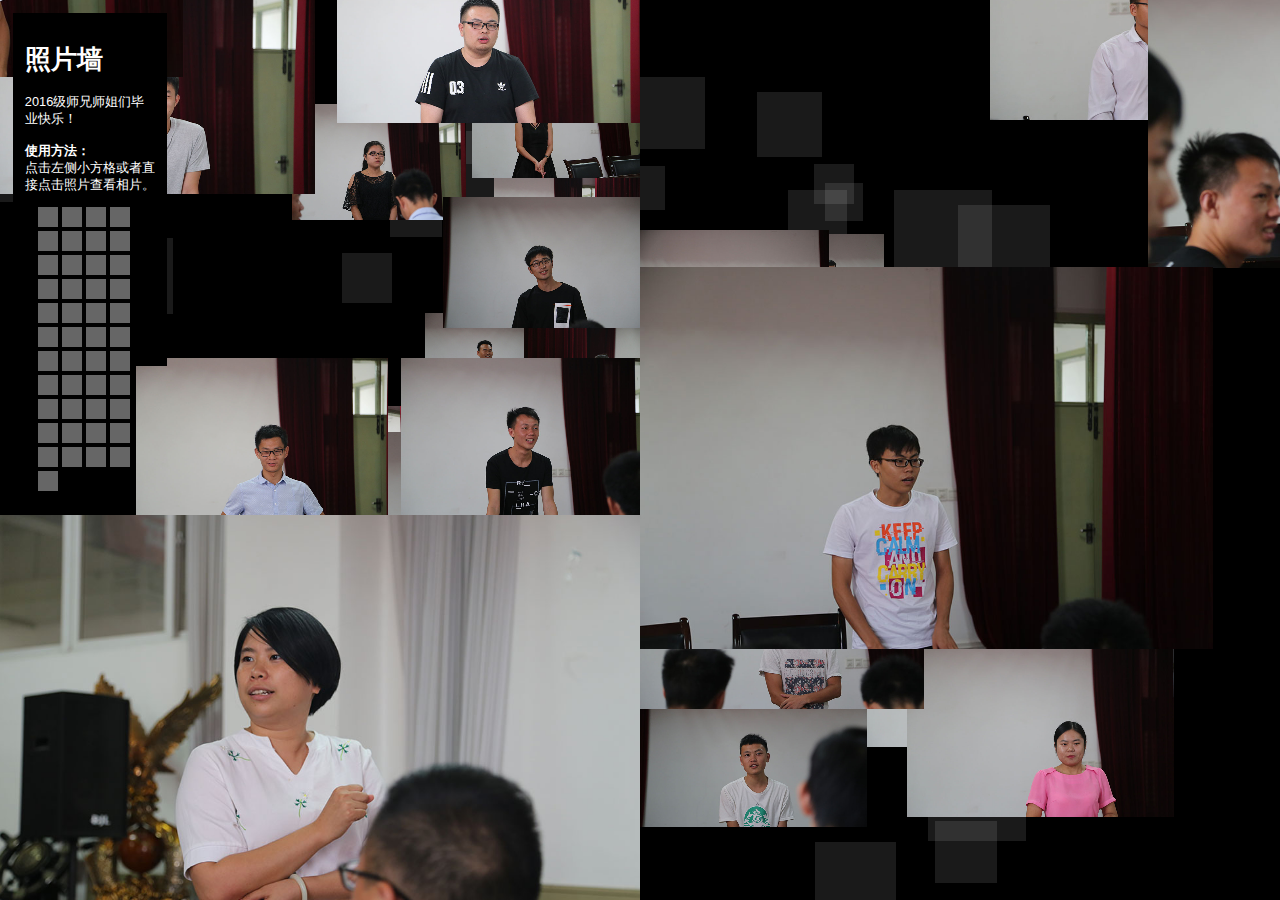
<file: JX2016/index.html>
<!DOCTYPE html PUBLIC "-//W3C//DTD XHTML 1.0 Transitional//EN" "http://www.w3.org/TR/xhtml1/DTD/xhtml1-transitional.dtd">
<html xmlns="http://www.w3.org/1999/xhtml">
<head>
<meta http-equiv="Content-Type" content="text/html; charset=utf-8" />
<title>2016级研究生毕业照片墙 </title>

<meta http-equiv="imagetoolbar" content="no">
<style type="text/css">
	html {
		overflow: hidden;
	}
	body {
		position: absolute;
		margin: 0px;
		padding: 0px;
		background: #eee;
		width: 100%;
		height: 100%;
		color: #fff;
		font-family: arial;
		font-size: 0.8em;
	}
	#screen {
		position: absolute;
		width: 100%;
		height: 100%;
		background: #000;
		overflow: hidden;
	}
	#screen img, canvas { 
		position: absolute;
		left: -9999px;
		cursor: pointer;
        image-rendering: optimizeSpeed;

	}
	#screen .href {
		border: #FFF dotted 1px;
	}
	#screen .fog { 
		position: absolute;
		background: #fff;
		opacity: 0.1;
		filter: alpha(opacity=10);
	}
	#command {
		position:absolute;
		left: 1em;
		top: 1em;
		width: 130px;
		z-index: 30000;
		background:#000;
		border: #000 solid 1em;
	}
	#bar {
		position:relative;
		left: 1em;
		top: 1em;
		height: 160px;
	}
	#bar .button { 
		position: absolute;
		background: #222;
		width: 20px;
		height: 20px;
		cursor: pointer;
	}
	#bar .loaded { 
		background: #666;
	}
	#bar .viewed { 
		background: #fff;
	}
	#bar .selected { 
		background: #f00;
	}
	#urlInfo {
		position: absolute;
		background: url(images/r.gif) no-repeat 0 4px;
		visibility: hidden;
		z-index: 30000;
		padding-left: 12px;
		cursor: pointer;
	}
	audio{
             display: none;
         }
</style>

<script type="text/javascript">
// =============================================================
//           ===== 3D gallery experiment =====
// script written by Gerard Ferrandez - April 5, 2010
// http://www.dhteumeuleu.com
// use under a CC-BY-NC license
// -------------------------------------------------------------
// update: April 17 : added hyperlinks, tweaked z-index
// =============================================================

var m3D = function () {
	/* ---- private vars ---- */
	var diapo = [],
		imb,
		scr,
		bar,
		selected,
		urlInfo,
		imagesPath = "images/",
		camera = {x:0, y:0, z:-650, s:0, fov: 500},
		nw = 0,
		nh = 0;
	/* ==== camera tween methods ==== */
	camera.setTarget = function (c0, t1, p) {
		if (Math.abs(t1 - c0) > .1) {
			camera.s = 1;
			camera.p = 0;
			camera.d = t1 - c0;
			if (p) {
				camera.d *= 2;
				camera.p = 9;
			}
		}
	}
	camera.tween = function (v) {
		if (camera.s != 0) {
			camera.p += camera.s;
			camera[v] += camera.d * camera.p * .01;
			if (camera.p == 10) camera.s = -1;
			else if (camera.p == 0) camera.s = 0;
		}
		return camera.s;
	}
	/* ==== diapo constructor ==== */
	var Diapo = function (n, img, x, y, z) {
		if (img) {
			this.url = img.url;
			this.title = img.title;
			this.color = img.color;
			this.isLoaded = false;
			if (document.createElement("canvas").getContext) {
				/* ---- using canvas in place of images (performance trick) ---- */
				this.srcImg = new Image();
				this.srcImg.src = imagesPath + img.src;
				this.img = document.createElement("canvas");
				this.canvas = true;
				scr.appendChild(this.img);
			} else {
				/* ---- normal image ---- */
				this.img = document.createElement('img');
				this.img.src = imagesPath + img.src;
				scr.appendChild(this.img);
			}
			/* ---- on click event ---- */
			this.img.onclick = function () {
				if (camera.s) return;
				if (this.diapo.isLoaded) {
					if (this.diapo.urlActive) {
						/* ---- jump hyperlink ---- */
						top.location.href = this.diapo.url;
					} else {
						/* ---- target positions ---- */
						camera.tz = this.diapo.z - camera.fov;
						camera.tx = this.diapo.x;
						camera.ty = this.diapo.y;
						/* ---- disable previously selected img ---- */
						if (selected) {
							selected.but.className = "button viewed";
							selected.img.className = "";
							selected.img.style.cursor = "pointer";
							selected.urlActive = false;
							urlInfo.style.visibility = "hidden";
						}
						/* ---- select current img ---- */
						this.diapo.but.className = "button selected";
						interpolation(false);
						selected = this.diapo;
					}
				}
			}
			/* ---- command bar buttons ---- */
			this.but = document.createElement('div');
			this.but.className = "button";
			bar.appendChild(this.but);
			this.but.diapo = this;
			this.but.style.left = Math.round((this.but.offsetWidth  * 1.2) * (n % 4)) + 'px';
			this.but.style.top  = Math.round((this.but.offsetHeight * 1.2) * Math.floor(n / 4)) + 'px';
			this.but.onclick = this.img.onclick;
			imb = this.img;
			this.img.diapo = this;
			this.zi = 25000;
		} else {
			/* ---- transparent div ---- */
			this.img = document.createElement('div');
			this.isLoaded = true;
			this.img.className = "fog";
			scr.appendChild(this.img);
			this.w = 300;
			this.h = 300;
			this.zi = 15000;
		}
		/* ---- object variables ---- */
		this.x = x;
		this.y = y;
		this.z = z;
		this.css = this.img.style;
	}
	/* ==== main 3D animation ==== */
	Diapo.prototype.anim = function () {
		if (this.isLoaded) {
			/* ---- 3D to 2D projection ---- */
			var x = this.x - camera.x;
			var y = this.y - camera.y;
			var z = this.z - camera.z;
			if (z < 20) z += 5000;
			var p = camera.fov / z;
			var w = this.w * p;
			var h = this.h * p;
			/* ---- HTML rendering ---- */
			this.css.left   = Math.round(nw + x * p - w * .5) + 'px';
			this.css.top    = Math.round(nh + y * p - h * .5) + 'px';  
			this.css.width  = Math.round(w) + 'px';
			this.css.height = Math.round(h) + 'px';
			this.css.zIndex = this.zi - Math.round(z);
		} else {
			/* ---- image is loaded? ---- */
			this.isLoaded = this.loading();
		}
	}
	/* ==== onload initialization ==== */
	Diapo.prototype.loading = function () {
		if ((this.canvas && this.srcImg.complete) || this.img.complete) {
			if (this.canvas) {
				/* ---- canvas version ---- */
				this.w = this.srcImg.width;
				this.h = this.srcImg.height;
				this.img.width = this.w;
				this.img.height = this.h;
				var context = this.img.getContext("2d");
				context.drawImage(this.srcImg, 0, 0, this.w, this.h);
			} else {
				/* ---- plain image version ---- */
				this.w = this.img.width;
				this.h = this.img.height;
			}
			/* ---- button loaded ---- */
			this.but.className += " loaded";
			return true;
		}
		return false;
	}
	////////////////////////////////////////////////////////////////////////////
	/* ==== screen dimensions ==== */
	var resize = function () {
		nw = scr.offsetWidth * .5;
		nh = scr.offsetHeight * .5;
	}
	/* ==== disable interpolation during animation ==== */
	var interpolation = function (bicubic) {
		var i = 0, o;
		while( o = diapo[i++] ) {
			if (o.but) {
				o.css.msInterpolationMode = bicubic ? 'bicubic' : 'nearest-neighbor'; // makes IE8 happy
				o.css.imageRendering = bicubic ? 'optimizeQuality' : 'optimizeSpeed'; // does not really work...
			}
		}
	}
	/* ==== init script ==== */
	var init = function (data) {
		/* ---- containers ---- */
		scr = document.getElementById("screen");
		bar = document.getElementById("bar");
		urlInfo = document.getElementById("urlInfo");
		resize();
		/* ---- loading images ---- */
		var i = 0, 
		    o,
			n = data.length;
		while( o = data[i++] ) {
			/* ---- images ---- */
			var x = 1000 * ((i % 4) - 1.5);
			var y = Math.round(Math.random() * 4000) - 2000;
			var z = i * (5000 / n);
			diapo.push( new Diapo(i - 1, o, x, y, z));
			/* ---- transparent frames ---- */
			var k = diapo.length - 1;
			for (var j = 0; j < 3; j++) {
				var x = Math.round(Math.random() * 4000) - 2000;
				var y = Math.round(Math.random() * 4000) - 2000;
				diapo.push( new Diapo(k, null, x, y, z + 100));
			}
		}
		/* ---- start engine ---- */
		run();
	}
	////////////////////////////////////////////////////////////////////////////
	/* ==== main loop ==== */
	var run = function () {
		/* ---- x axis move ---- */
		if (camera.tx) {
			if (!camera.s) camera.setTarget(camera.x, camera.tx);
			var m = camera.tween('x');
			if (!m) camera.tx = 0;
		/* ---- y axis move ---- */
		} else if (camera.ty) {
			if (!camera.s) camera.setTarget(camera.y, camera.ty); 
			var m = camera.tween('y');
			if (!m) camera.ty = 0;
		/* ---- z axis move ---- */
		} else if (camera.tz) {
			if (!camera.s) camera.setTarget(camera.z, camera.tz);
			var m = camera.tween('z');
			if (!m) {
				/* ---- animation end ---- */
				camera.tz = 0;
				interpolation(true);
				/* ---- activate hyperlink ---- */
				if (selected.url) {
					selected.img.style.cursor = "pointer";
					selected.urlActive = true;
					selected.img.className = "href";
					urlInfo.diapo = selected;
					urlInfo.onclick = selected.img.onclick;
					urlInfo.innerHTML = selected.title || selected.url;
					urlInfo.style.visibility = "visible";
					urlInfo.style.color = selected.color || "#fff";
					urlInfo.style.top = Math.round(selected.img.offsetTop + selected.img.offsetHeight - urlInfo.offsetHeight - 5) + "px";
					urlInfo.style.left = Math.round(selected.img.offsetLeft + selected.img.offsetWidth - urlInfo.offsetWidth - 5) + "px";
				} else {
					selected.img.style.cursor = "default";
				}
			}
		}
		/* ---- anim images ---- */
		var i = 0, o;
		while( o = diapo[i++] ) o.anim();
		/* ---- loop ---- */
		setTimeout(run, 32);
	}
	return {
		////////////////////////////////////////////////////////////////////////////
		/* ==== initialize script ==== */
		init : init
	}
}();

</script>
</head>

<body>
<div id="screen">
	<div id="command">

		<h1>照片墙</h1>
		 2016级师兄师姐们毕业快乐！
		 <br/>
		 <br/>
		 <b>使用方法：</b><br/>
		 点击左侧小方格或者直接点击照片查看相片。
		<div id="bar"></div>
	</div>
	<div id="urlInfo"></div>
</div>
<audio autoplay="autoplay" controls="controls"loop="loop" preload="auto"
src="https://m10.music.126.net/20190511155219/b70ed4637c7670764be81735f1d67117/ymusic/9df9/29eb/f4c3/7c582a78e1af4013c8676166e6b05bec.mp3">
你的浏览器版本太低，不支持audio标签
</audio>

<script type="text/javascript">
/* ==== start script ==== */
setTimeout(function() {
	m3D.init(
		[ 
			{ src: 'img (1).jpg' },
			{ src: 'img (2).jpg' },
			{ src: 'img (3).jpg' },
			{ src: 'img (4).jpg' },
			{ src: 'img (5).jpg' },
			{ src: 'img (6).jpg' },
			{ src: 'img (7).jpg' },
			{ src: 'img (8).jpg' },
			{ src: 'img (9).jpg' },
			{ src: 'img (10).jpg' },
			{ src: 'img (11).jpg' },
			{ src: 'img (12).jpg' },
			{ src: 'img (13).jpg' },
			{ src: 'img (14).jpg' },
			{ src: 'img (15).jpg' },
			{ src: 'img (16).jpg' },
			{ src: 'img (17).jpg' },
			{ src: 'img (18).jpg' },
			{ src: 'img (19).jpg' },
			{ src: 'img (20).jpg' },
			{ src: 'img (21).jpg' },
			{ src: 'img (22).jpg' },
			{ src: 'img (23).jpg' },
			{ src: 'img (24).jpg' },
			{ src: 'img (25).jpg' },
			{ src: 'img (26).jpg' },
			{ src: 'img (27).jpg' },
			{ src: 'img (28).jpg' },
			{ src: 'img (29).jpg' },
			{ src: 'img (30).jpg' },
			{ src: 'img (31).jpg' },
			{ src: 'img (32).jpg' },
			{ src: 'img (33).jpg' },
			{ src: 'img (34).jpg' },
			{ src: 'img (35).jpg' },
			{ src: 'img (36).jpg' },
			{ src: 'img (37).jpg' },
			{ src: 'img (38).jpg' },
			{ src: 'img (39).jpg' },
			{ src: 'img (40).jpg' },
			{ src: 'img (41).jpg' },
			{ src: 'img (42).jpg' },
			{ src: 'img (43).jpg' },
			{ src: 'img (44).jpg' },
			{ src: 'img (45).jpg' }
		]
	);
}, 500);
</script>
</body>
</html>
</file>
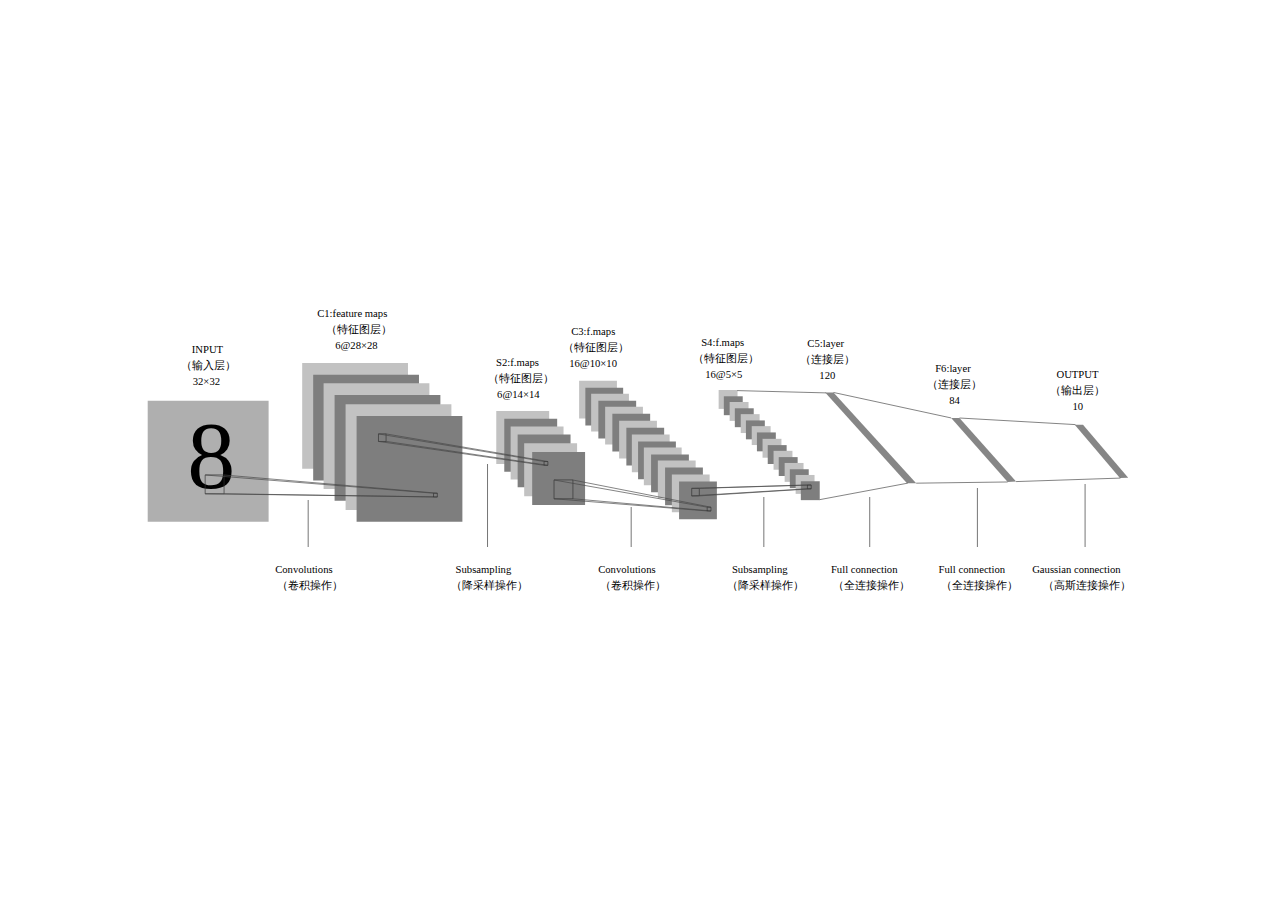
<file: LeNet-5.html>
<!DOCTYPE html PUBLIC "-//W3C//DTD XHTML 1.0 Transitional//EN" "http://www.w3.org/TR/xhtml1/DTD/xhtml1-transitional.dtd">
<html xmlns="http://www.w3.org/1999/xhtml">
<head>
<meta http-equiv="Content-Type" content="text/html; charset=utf-8" />
<title>LeNet-5</title>
<style>
 * {
 padding: 0;
 margin: 0;
        }
 body {
position: absolute;
left: 0;
right: 0;
top: 0;
bottom: 0;
display: flex;
align-items: center; 
justify-content: center;
        }
.content{
 margin: auto;
}

</style>
</head>
<body>
<div class="content">
  <svg xmlns="http://www.w3.org/2000/svg" xmlns:ev="http://www.w3.org/2001/xml-events" width="1133" height="804" viewBox="0 0 1133 804" xmlns:xlink="http://www.w3.org/1999/xlink">
    <style type="text/css">
<![CDATA[
.st1 {fill:#000000;font-family:Mistral;font-size:72pt}
.st2 {fill:#000000;font-family:微软雅黑;font-size:8pt}
]]>
</style>
    <defs/>
    <g transform="translate(5,5)" id="page1">
      <rect y="0" width="1123"  height="794" fill="#ffffff" x="0"/>
      <g transform="translate(68.71,243)">
        <g transform="translate(-0,104.86)">
          <path d="M0,0L120.9,0L120.9,120.9L0,120.9L0,0z" fill="#afafaf" id="shape1"/>
          <g transform="translate(22.47,2.47)" id="shape2">
            <text class="st1">
              <tspan y="84.5" x="17">8</tspan>
            </text>
          </g>
        </g>
        <g transform="translate(154.47,66.98)">
          <g transform="translate(-0,-0)">
            <path d="M0,0L105.8,0L105.8,105.8L0,105.8L0,0z" fill="#c2c2c2" id="shape3"/>
          </g>
          <g transform="translate(11,11.83)">
            <path d="M0,0L105.8,0L105.8,105.8L0,105.8L0,0z" fill="#7e7e7e" id="shape4"/>
          </g>
          <g transform="translate(21.41,20.17)">
            <path d="M0,0L105.8,0L105.8,105.8L0,105.8L0,0z" fill="#c2c2c2" id="shape5"/>
          </g>
          <g transform="translate(32.41,32)">
            <path d="M0,0L105.8,0L105.8,105.8L0,105.8L0,0z" fill="#7e7e7e" id="shape6"/>
          </g>
          <g transform="translate(43.41,41.17)">
            <path d="M0,0L105.8,0L105.8,105.8L0,105.8L0,0z" fill="#c2c2c2" id="shape7"/>
          </g>
          <g transform="translate(54.41,53)">
            <path d="M0,0L105.8,0L105.8,105.8L0,105.8L0,0z" fill="#7e7e7e" id="shape8"/>
          </g>
        </g>
        <g transform="translate(349.56,114.98)">
          <g transform="translate(-1,0)">
            <path d="M0,0L52.9,0L52.9,52.9L0,52.9L0,0z" fill="#c2c2c2" id="shape9"/>
          </g>
          <g transform="translate(7,7.83)">
            <path d="M0,0L52.9,0L52.9,52.9L0,52.9L0,0z" fill="#7e7e7e" id="shape10"/>
          </g>
          <g transform="translate(13.37,15.63)">
            <path d="M0,0L52.9,0L52.9,52.9L0,52.9L0,0z" fill="#c2c2c2" id="shape11"/>
          </g>
          <g transform="translate(20.37,23.46)">
            <path d="M0,0L52.9,0L52.9,52.9L0,52.9L0,0z" fill="#7e7e7e" id="shape12"/>
          </g>
          <g transform="translate(25.91,30.28)">
            <path d="M0,0L52.9,0L52.9,52.9L0,52.9L0,0z" transform="translate(1,2)" fill="#c2c2c2" id="shape13"/>
          </g>
          <g transform="translate(34.91,41.11)">
            <path d="M0,0L52.9,0L52.9,52.9L0,52.9L0,0z" fill="#7e7e7e" id="shape14"/>
          </g>
        </g>
        <g transform="translate(431.42,84.77)">
          <g transform="translate(0,-0)">
            <g transform="translate(-1,0)">
              <g transform="translate(0.29,-1.43)">
                <path d="M0,0L37.8,0L37.8,37.8L0,37.8L0,0z" transform="translate(0.71,1.43)" fill="#c2c2c2" id="shape15"/>
              </g>
              <g transform="translate(7.23,6.91)">
                <path d="M0,0L37.8,0L37.8,37.8L0,37.8L0,0z" fill="#7e7e7e" id="shape16"/>
              </g>
            </g>
            <g transform="translate(12,13)">
              <g transform="translate(-0.71,-1.43)">
                <path d="M0,0L37.8,0L37.8,37.8L0,37.8L0,0z" transform="translate(0.71,1.43)" fill="#c2c2c2" id="shape17"/>
              </g>
              <g transform="translate(7.23,6.91)">
                <path d="M0,0L37.8,0L37.8,37.8L0,37.8L0,0z" fill="#7e7e7e" id="shape18"/>
              </g>
            </g>
            <g transform="translate(26,26)">
              <g transform="translate(-0.71,-1.43)">
                <path d="M0,0L37.8,0L37.8,37.8L0,37.8L0,0z" transform="translate(0.71,1.43)" fill="#c2c2c2" id="shape19"/>
              </g>
              <g transform="translate(7.23,6.91)">
                <path d="M0,0L37.8,0L37.8,37.8L0,37.8L0,0z" fill="#7e7e7e" id="shape20"/>
              </g>
            </g>
            <g transform="translate(40,40)">
              <g transform="translate(-0.71,-1.43)">
                <path d="M0,0L37.8,0L37.8,37.8L0,37.8L0,0z" transform="translate(0.71,1.43)" fill="#c2c2c2" id="shape21"/>
              </g>
              <g transform="translate(7.23,6.91)">
                <path d="M0,0L37.8,0L37.8,37.8L0,37.8L0,0z" fill="#7e7e7e" id="shape22"/>
              </g>
            </g>
          </g>
          <g transform="translate(52.72,53.74)">
            <g transform="translate(-1,0)">
              <g transform="translate(0.29,-1.43)">
                <path d="M0,0L37.8,0L37.8,37.8L0,37.8L0,0z" transform="translate(0.71,1.43)" fill="#c2c2c2" id="shape23"/>
              </g>
              <g transform="translate(7.23,6.91)">
                <path d="M0,0L37.8,0L37.8,37.8L0,37.8L0,0z" fill="#7e7e7e" id="shape24"/>
              </g>
            </g>
            <g transform="translate(12,13)">
              <g transform="translate(-0.71,-1.43)">
                <path d="M0,0L37.8,0L37.8,37.8L0,37.8L0,0z" transform="translate(0.71,1.43)" fill="#c2c2c2" id="shape25"/>
              </g>
              <g transform="translate(7.23,6.91)">
                <path d="M0,0L37.8,0L37.8,37.8L0,37.8L0,0z" fill="#7e7e7e" id="shape26"/>
              </g>
            </g>
            <g transform="translate(26,26)">
              <g transform="translate(-0.71,-1.43)">
                <path d="M0,0L37.8,0L37.8,37.8L0,37.8L0,0z" transform="translate(0.71,1.43)" fill="#c2c2c2" id="shape27"/>
              </g>
              <g transform="translate(7.23,6.91)">
                <path d="M0,0L37.8,0L37.8,37.8L0,37.8L0,0z" fill="#7e7e7e" id="shape28"/>
              </g>
            </g>
            <g transform="translate(40,40)">
              <g transform="translate(-0.71,-1.43)">
                <path d="M0,0L37.8,0L37.8,37.8L0,37.8L0,0z" transform="translate(0.71,1.43)" fill="#c2c2c2" id="shape29"/>
              </g>
              <g transform="translate(7.23,6.91)">
                <path d="M0,0L37.8,0L37.8,37.8L0,37.8L0,0z" fill="#7e7e7e" id="shape30"/>
              </g>
            </g>
          </g>
        </g>
        <g transform="translate(570.93,94)">
          <g transform="translate(0,-0)">
            <g transform="translate(-0,0)">
              <g transform="translate(0,-0)">
                <g transform="translate(-0.36,-0.71)">
                  <path d="M0,0L18.9,0L18.9,18.9L0,18.9L0,0z" transform="translate(0.36,0.71)" fill="#c2c2c2" id="shape31"/>
                </g>
                <g transform="translate(5.19,6.29)">
                  <path d="M0,0L18.9,0L18.9,18.9L0,18.9L0,0z" fill="#7e7e7e" id="shape32"/>
                </g>
              </g>
              <g transform="translate(11,12)">
                <g transform="translate(-0.36,-0.71)">
                  <path d="M0,0L18.9,0L18.9,18.9L0,18.9L0,0z" transform="translate(0.36,0.71)" fill="#c2c2c2" id="shape33"/>
                </g>
                <g transform="translate(5.19,6.29)">
                  <path d="M0,0L18.9,0L18.9,18.9L0,18.9L0,0z" fill="#7e7e7e" id="shape34"/>
                </g>
              </g>
            </g>
            <g transform="translate(22.09,24.14)">
              <g>
                <g transform="translate(-0.36,-0.71)">
                  <path d="M0,0L18.9,0L18.9,18.9L0,18.9L0,0z" transform="translate(0.36,0.71)" fill="#c2c2c2" id="shape35"/>
                </g>
                <g transform="translate(5.19,6.29)">
                  <path d="M0,0L18.9,0L18.9,18.9L0,18.9L0,0z" fill="#7e7e7e" id="shape36"/>
                </g>
              </g>
              <g transform="translate(11,12)">
                <g transform="translate(-0.36,-0.71)">
                  <path d="M0,0L18.9,0L18.9,18.9L0,18.9L0,0z" transform="translate(0.36,0.71)" fill="#c2c2c2" id="shape37"/>
                </g>
                <g transform="translate(5.19,6.29)">
                  <path d="M0,0L18.9,0L18.9,18.9L0,18.9L0,0z" fill="#7e7e7e" id="shape38"/>
                </g>
              </g>
            </g>
          </g>
          <g transform="translate(43.91,48.82)">
            <g>
              <g>
                <g transform="translate(-0.36,-0.71)">
                  <path d="M0,0L18.9,0L18.9,18.9L0,18.9L0,0z" transform="translate(0.36,0.71)" fill="#c2c2c2" id="shape39"/>
                </g>
                <g transform="translate(5.19,6.29)">
                  <path d="M0,0L18.9,0L18.9,18.9L0,18.9L0,0z" fill="#7e7e7e" id="shape40"/>
                </g>
              </g>
              <g transform="translate(11,12)">
                <g transform="translate(-0.36,-0.71)">
                  <path d="M0,0L18.9,0L18.9,18.9L0,18.9L0,0z" transform="translate(0.36,0.71)" fill="#c2c2c2" id="shape41"/>
                </g>
                <g transform="translate(5.19,6.29)">
                  <path d="M0,0L18.9,0L18.9,18.9L0,18.9L0,0z" fill="#7e7e7e" id="shape42"/>
                </g>
              </g>
            </g>
            <g transform="translate(22.09,24.14)">
              <g>
                <g transform="translate(-0.36,-0.71)">
                  <path d="M0,0L18.9,0L18.9,18.9L0,18.9L0,0z" transform="translate(0.36,0.71)" fill="#c2c2c2" id="shape43"/>
                </g>
                <g transform="translate(5.19,6.29)">
                  <path d="M0,0L18.9,0L18.9,18.9L0,18.9L0,0z" fill="#7e7e7e" id="shape44"/>
                </g>
              </g>
              <g transform="translate(11,12)">
                <g transform="translate(-0.36,-0.71)">
                  <path d="M0,0L18.9,0L18.9,18.9L0,18.9L0,0z" transform="translate(0.36,0.71)" fill="#c2c2c2" id="shape45"/>
                </g>
                <g transform="translate(5.19,6.29)">
                  <path d="M0,0L18.9,0L18.9,18.9L0,18.9L0,0z" fill="#7e7e7e" id="shape46"/>
                </g>
              </g>
            </g>
          </g>
        </g>
        <path d="M0,0L8.3,0L53.5,53.2L45.2,53.4L0,0z" transform="translate(927,128.64)" fill="#868686" id="shape47"/>
        <path d="M0,0L115.9,6.6" stroke="#454545" transform="translate(811.8,122)" fill="none" id="shape48" stroke-width="0.666667"/>
        <path d="M0,3.5L104.4,0" stroke="#454545" transform="translate(868.35,182.08)" fill="none" id="shape49" stroke-width="0.666667"/>
        <path d="M0,0L8.3,0L91,90.7L81.8,90.7L0,0z" transform="translate(677.47,96.46)" fill="#868686" id="shape50"/>
        <path d="M0,0L8.3,0L64.9,63.6L56.5,64L0,0z" transform="translate(803.47,122)" fill="#868686" id="shape51"/>
        <path d="M0,1.2L91.5,0" stroke="#454545" transform="translate(768.47,185.98)" fill="none" id="shape52" stroke-width="0.666667"/>
        <path d="M0,0L117.7,25.5" stroke="#454545" transform="translate(685.8,96.46)" fill="none" id="shape53" stroke-width="0.666667"/>
        <path d="M0,0L89,2.3" stroke="#454545" transform="translate(589.48,94.6)" fill="none" id="shape54" stroke-width="0.666667"/>
        <path d="M0,16.5L88.1,0" stroke="#454545" transform="translate(671.92,187.17)" fill="none" id="shape55" stroke-width="0.666667"/>
        <g transform="translate(-0,36)" id="shape56">
          <text class="st2">
            <tspan y="21" x="44">INPUT</tspan>
            <tspan y="37" x="33">（输入层）</tspan>
            <tspan y="53" x="45">32×32</tspan>
          </text>
        </g>
        <g transform="translate(147.47,0)" id="shape57">
          <text class="st2">
            <tspan y="21" x="22">C1:feature maps</tspan>
            <tspan y="37" x="31">（特征图层）</tspan>
            <tspan y="53" x="40">6@28×28</tspan>
          </text>
        </g>
        <g transform="translate(309.39,49)" id="shape58">
          <text class="st2">
            <tspan y="21" x="39">S2:f.maps</tspan>
            <tspan y="37" x="31">（特征图层）</tspan>
            <tspan y="53" x="40">6@14×14</tspan>
          </text>
        </g>
        <g transform="translate(384.47,18)" id="shape59">
          <text class="st2">
            <tspan y="21" x="39">C3:f.maps</tspan>
            <tspan y="37" x="31">（特征图层）</tspan>
            <tspan y="53" x="37">16@10×10</tspan>
          </text>
        </g>
        <g transform="translate(514.47,28.5)" id="shape60">
          <text class="st2">
            <tspan y="21" x="39">S4:f.maps</tspan>
            <tspan y="37" x="31">（特征图层）</tspan>
            <tspan y="53" x="43">16@5×5</tspan>
          </text>
        </g>
        <g transform="translate(637.62,40.86)" id="shape61">
          <text class="st2">
            <tspan y="10.5" x="22">C5:layer</tspan>
            <tspan y="26.5" x="15">（连接层）</tspan>
            <tspan y="42.5" x="34">120</tspan>
          </text>
        </g>
        <g transform="translate(764.47,65)" id="shape62">
          <text class="st2">
            <tspan y="10.5" x="23">F6:layer</tspan>
            <tspan y="26.5" x="15">（连接层）</tspan>
            <tspan y="42.5" x="37">84</tspan>
          </text>
        </g>
        <g transform="translate(887.75,71.64)" id="shape63">
          <text class="st2">
            <tspan y="10.5" x="21">OUTPUT</tspan>
            <tspan y="26.5" x="15">（输出层）</tspan>
            <tspan y="42.5" x="37">10</tspan>
          </text>
        </g>
        <g transform="translate(57.34,178.91)">
          <path d="M0,0L18.9,0L18.9,18.9L0,18.9L0,0z" stroke="#303030" transform="translate(0.12,0)" fill="none" id="shape64" stroke-width="0.666667"/>
          <path d="M0,0L213.3,18.2" stroke="#454545" transform="translate(19,0.09)" fill="none" id="shape65" stroke-width="0.666667"/>
          <path d="M0,0L228.3,18.2" stroke="#454545" transform="translate(0.25,0.09)" fill="none" id="shape66" stroke-width="0.666667"/>
          <path d="M0,0L228.5,3.2" stroke="#454545" transform="translate(0,18.84)" fill="none" id="shape67" stroke-width="0.666667"/>
          <path d="M0,0L213.3,3.2" stroke="#454545" transform="translate(19,18.84)" fill="none" id="shape68" stroke-width="0.666667"/>
          <path d="M0,0L3.8,0L3.8,3.8L0,3.8L0,0z" stroke="#303030" transform="translate(228.49,18.31)" fill="none" id="shape69" stroke-width="0.666667"/>
        </g>
        <g transform="translate(117.47,204)">
          <g transform="translate(0,57)" id="shape70">
            <text class="st2">
              <tspan y="15.5" x="10">Convolutions</tspan>
              <tspan y="31.5" x="12">（卷积操作）</tspan>
            </text>
          </g>
          <path d="M0,0L47,0" stroke="#303030" transform="matrix(0,-1,1,0,43,47)" fill="none" id="shape71" stroke-width="0.666667"/>
        </g>
        <g transform="translate(294.61,204)">
          <g transform="translate(0,57)" id="shape72">
            <text class="st2">
              <tspan y="15.5" x="13.3">Subsampling</tspan>
              <tspan y="31.5" x="8.3">（降采样操作）</tspan>
            </text>
          </g>
          <path d="M0,0L83,0" stroke="#303030" transform="matrix(0,-1,1,0,45.2,47)" fill="none" id="shape73" stroke-width="0.666667"/>
        </g>
        <g transform="translate(440.47,204)">
          <g transform="translate(0,57)" id="shape74">
            <text class="st2">
              <tspan y="15.5" x="10">Convolutions</tspan>
              <tspan y="31.5" x="12">（卷积操作）</tspan>
            </text>
          </g>
          <path d="M0,0L40,0" stroke="#303030" transform="matrix(0,-1,1,0,43,47)" fill="none" id="shape75" stroke-width="0.666667"/>
        </g>
        <g transform="translate(230.71,137.87)">
          <path d="M0,0L7.6,0L7.6,7.6L0,7.6L0,0z" stroke="#303030" transform="translate(0.05,0)" fill="none" id="shape76" stroke-width="0.666667"/>
          <path d="M0,0L161.8,27.6" stroke="#454545" transform="translate(7.6,0.03)" fill="none" id="shape77" stroke-width="0.666667"/>
          <path d="M0,0L165.6,27.6" stroke="#454545" transform="translate(0.1,0.03)" fill="none" id="shape78" stroke-width="0.666667"/>
          <path d="M0,0L165.6,23.9" stroke="#454545" transform="translate(0,7.53)" fill="none" id="shape79" stroke-width="0.666667"/>
          <path d="M0,0L161.8,23.9" stroke="#454545" transform="translate(7.6,7.53)" fill="none" id="shape80" stroke-width="0.666667"/>
          <path d="M0,0L3.8,0L3.8,3.8L0,3.8L0,0z" stroke="#303030" transform="translate(165.64,27.65)" fill="none" id="shape81" stroke-width="0.666667"/>
        </g>
        <g transform="translate(406.2,183.91)">
          <path d="M0,0L18.9,0L18.9,18.9L0,18.9L0,0z" stroke="#303030" transform="translate(0.12,0)" fill="none" id="shape82" stroke-width="0.666667"/>
          <path d="M0,0L138,27.2" stroke="#454545" transform="translate(19,0.09)" fill="none" id="shape83" stroke-width="0.666667"/>
          <path d="M0,0L153,27.2" stroke="#454545" transform="translate(0.25,0.09)" fill="none" id="shape84" stroke-width="0.666667"/>
          <path d="M0,0L153.2,12.2" stroke="#454545" transform="translate(0,18.84)" fill="none" id="shape85" stroke-width="0.666667"/>
          <path d="M0,0L138,12.2" stroke="#454545" transform="translate(19,18.84)" fill="none" id="shape86" stroke-width="0.666667"/>
          <path d="M0,0L3.8,0L3.8,3.8L0,3.8L0,0z" stroke="#303030" transform="translate(153.27,27.31)" fill="none" id="shape87" stroke-width="0.666667"/>
        </g>
        <g transform="translate(570.93,204)">
          <g transform="translate(0,57)" id="shape88">
            <text class="st2">
              <tspan y="15.5" x="13.3">Subsampling</tspan>
              <tspan y="31.5" x="8.3">（降采样操作）</tspan>
            </text>
          </g>
          <path d="M0,0L50,0" stroke="#303030" transform="matrix(0,-1,1,0,45.2,47)" fill="none" id="shape89" stroke-width="0.666667"/>
        </g>
        <g transform="translate(543.95,189)">
          <path d="M0,0L7.6,0L7.6,7.6L0,7.6L0,0z" stroke="#303030" transform="translate(0.05,3.35)" fill="none" id="shape90" stroke-width="0.666667"/>
          <path d="M0,0L111.9,-3.4" stroke="#454545" transform="translate(7.6,3.39)" fill="none" id="shape91" stroke-width="0.666667"/>
          <path d="M0,0L115.7,-3.4" stroke="#454545" transform="translate(0.1,3.39)" fill="none" id="shape92" stroke-width="0.666667"/>
          <path d="M0,0L115.7,-7.1" stroke="#454545" transform="translate(-0,10.89)" fill="none" id="shape93" stroke-width="0.666667"/>
          <path d="M0,0L111.9,-7.1" stroke="#454545" transform="translate(7.6,10.89)" fill="none" id="shape94" stroke-width="0.666667"/>
          <path d="M0,0L3.8,0L3.8,3.8L0,3.8L0,0z" stroke="#303030" transform="translate(115.75,0)" fill="none" id="shape95" stroke-width="0.666667"/>
        </g>
        <g transform="translate(671.92,204)">
          <g transform="translate(0,57)" id="shape96">
            <text class="st2">
              <tspan y="15.5" x="11.3">Full connection</tspan>
              <tspan y="31.5" x="13.3">（全连接操作）</tspan>
            </text>
          </g>
          <path d="M0,0L50,0" stroke="#303030" transform="matrix(0,-1,1,0,50.1,47)" fill="none" id="shape97" stroke-width="0.666667"/>
        </g>
        <g transform="translate(779.59,204)">
          <g transform="translate(0,57)" id="shape98">
            <text class="st2">
              <tspan y="15.5" x="11.3">Full connection</tspan>
              <tspan y="31.5" x="13.3">（全连接操作）</tspan>
            </text>
          </g>
          <path d="M0,0L59,0" stroke="#303030" transform="matrix(0,-1,1,0,50.1,47)" fill="none" id="shape99" stroke-width="0.666667"/>
        </g>
        <g transform="translate(878.37,204)">
          <g transform="translate(0,57)" id="shape100">
            <text class="st2">
              <tspan y="15.5" x="6.1">Gaussian connection</tspan>
              <tspan y="31.5" x="17.1">（高斯连接操作）</tspan>
            </text>
          </g>
          <path d="M0,0L63,0" stroke="#303030" transform="matrix(0,-1,1,0,59,47)" fill="none" id="shape101" stroke-width="0.666667"/>
        </g>
      </g>
    </g>
  </svg>
</div>
</body>
</html>
</file>
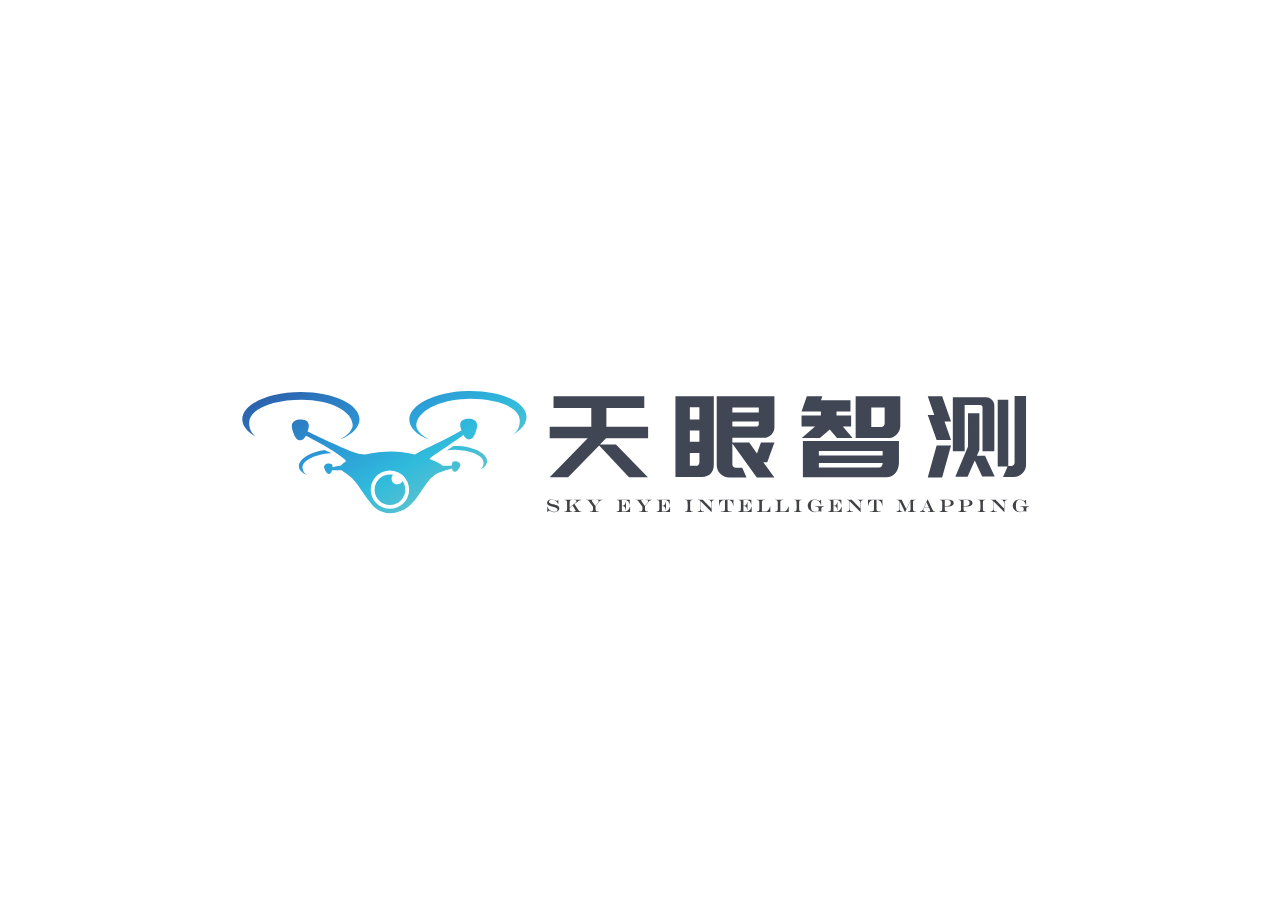
<file: SEIM.html>
<!DOCTYPE html PUBLIC "-//W3C//DTD XHTML 1.0 Transitional//EN" "http://www.w3.org/TR/xhtml1/DTD/xhtml1-transitional.dtd">
<html xmlns="http://www.w3.org/1999/xhtml">
<head>
<meta http-equiv="Content-Type" content="text/html; charset=gb2312" />
<title>�����ǲ�</title>
<style>
 * {
 padding: 0;
 margin: 0;
        }
 body {
position: absolute;
left: 0;
right: 0;
top: 0;
bottom: 0;
display: flex;
align-items: center; 
justify-content: center;
        }
.logo{
 margin: auto;
}

</style>
</head>
<body>
<div class="logo">
  <svg  width="841.89px" height="280px" viewBox="0 0 841.89 280" enable-background="new 0 0 841.89 280">
    <g>
      <g>
        <path fill="#404653" d="M387.387,97.935h37.908V86.349h-90.776v11.586h37.795v18.785h-41.62v11.586h38.021l-38.021,38.92h18.448
			l31.046-31.834l29.809,31.834h18.897l-31.946-32.733h-15.973l6.074-6.187h42.07V116.72h-41.733V97.935z M497.736,155.078
			c0,1.726,0.317,3.338,0.956,4.837c0.636,1.501,1.519,2.812,2.643,3.937c1.125,1.125,2.437,2.008,3.938,2.644
			c1.499,0.638,3.111,0.956,4.837,0.956h17.436l-4.274-9.674h-6.412c-0.976,0-1.8-0.337-2.475-1.012s-1.013-1.536-1.013-2.588
			v-20.585l24.41,33.858h17.66l-11.137-15.298h3.938l7.199-19.572h-13.498l-3.938,10.799l-7.762-10.799h-16.873v-4.837h31.384
			c1.424,0,2.793-0.281,4.105-0.843c1.312-0.563,2.456-1.312,3.432-2.25c0.974-0.937,1.743-2.042,2.306-3.318
			c0.563-1.274,0.844-2.661,0.844-4.162V86.236h-57.705V155.078z M513.371,97.485h26.435v5.062h-26.435V97.485z M513.371,111.546
			h26.435v2.587c0,0.675-0.244,1.257-0.731,1.744c-0.488,0.489-1.068,0.731-1.743,0.731h-23.96V111.546z M456.453,167.001h26.21
			c3.974,0,6.991-1.142,9.055-3.431c2.062-2.286,3.094-5.118,3.094-8.492V86.349h-38.358V167.001z M470.852,97.147h9.562v12.261
			h-9.562V97.147z M470.852,120.545h9.562v11.249h-9.562V120.545z M470.852,142.93h9.562v9.255c0,0.819-0.281,1.637-0.844,2.454
			c-0.563,0.819-1.369,1.227-2.418,1.227h-6.3V142.93z M636.656,128.082h32.283c1.724,0,3.336-0.318,4.837-0.957
			c1.499-0.636,2.812-1.519,3.937-2.643c1.125-1.125,2.006-2.436,2.644-3.937c0.637-1.5,0.956-3.111,0.956-4.837V86.349h-44.656
			V128.082z M652.291,97.485h13.386v15.973c0,0.976-0.337,1.8-1.012,2.475c-0.675,0.675-1.501,1.013-2.475,1.013h-9.899V97.485z
			 M583.899,167.339h83.69c1.648,0,3.223-0.372,4.724-1.121c1.5-0.747,2.813-1.756,3.938-3.026c1.125-1.271,2.005-2.767,2.644-4.485
			c0.636-1.72,0.993-3.59,1.068-5.609v-22.091h-96.063V167.339z M599.873,140.904h63.779v4.5h-63.779V140.904z M599.873,153.054
			h63.779v0.219c0,1.171-0.338,2.157-1.013,2.962s-1.537,1.206-2.587,1.206h-60.18V153.054z M600.885,128.082l9.899-8.549
			l7.199,8.549h15.636l-9.787-11.474h8.324v-11.136h-14.623v-4.05h13.948V90.286H602.01l1.351-3.937h-15.523l-5.287,15.073h19.348
			v4.05H582.55v11.136h13.499l-13.273,11.474H600.885z M795.599,86.012v66.366c0,1.052-0.338,1.912-1.013,2.588
			c-0.675,0.675-1.501,1.012-2.475,1.012h-2.813V89.836h-10.573v66.704h9.898l-4.611,10.349h10.798c1.648,0,3.224-0.317,4.725-0.956
			c1.499-0.636,2.813-1.519,3.938-2.644s2.005-2.418,2.643-3.881c0.637-1.462,0.957-3.055,0.957-4.78V86.012H795.599z
			 M708.759,167.563h14.398l8.887-32.171h-14.398L708.759,167.563z M723.157,86.349h-14.398l6.524,18.56h-6.524l8.887,25.197h14.398
			l-6.524-18.561h6.524L723.157,86.349z M745.654,94.898h15.523c0.675,0,1.237,0.244,1.688,0.731
			c0.449,0.489,0.675,1.069,0.675,1.744v43.982h11.811V95.798c0-2.324-0.826-4.312-2.475-5.962c-1.65-1.648-3.638-2.475-5.962-2.475
			h-33.07v53.993h11.811V94.898z M757.915,145.741l2.476-5.624v-36.783h-11.361v33.071l-12.711,30.371h12.261l7.199-16.311
			l7.424,15.974h12.486l-9.674-20.698H757.915z"/>
      </g>
    </g>
    <g>
      <g>
        <path fill="#404246" d="M339.361,196.239c-0.375-0.375-0.829-0.677-1.362-0.905s-1.38-0.492-2.54-0.791l-0.686-0.176l-0.431-0.105
			c-0.076-0.012-0.22-0.05-0.431-0.114c-0.773-0.188-1.375-0.346-1.806-0.475s-0.782-0.261-1.055-0.396s-0.482-0.275-0.628-0.422
			c-0.316-0.299-0.475-0.653-0.475-1.063c0-0.217,0.056-0.442,0.167-0.677s0.261-0.445,0.448-0.633
			c0.264-0.264,0.586-0.463,0.967-0.598s0.814-0.202,1.301-0.202c0.65,0,1.293,0.086,1.929,0.259s1.21,0.41,1.723,0.712
			s0.939,0.652,1.279,1.051c0.469,0.568,0.888,1.359,1.257,2.373h0.308v-4.21h-0.308c-0.199,0.674-0.527,1.011-0.984,1.011
			c-0.182,0-0.524-0.126-1.028-0.378c-1.436-0.744-2.821-1.116-4.157-1.116c-0.885,0-1.69,0.152-2.417,0.457
			s-1.292,0.728-1.696,1.27s-0.606,1.153-0.606,1.833c0,0.563,0.182,1.078,0.545,1.547c0.246,0.334,0.538,0.609,0.875,0.826
			s0.801,0.434,1.393,0.65c0.527,0.205,1.477,0.492,2.848,0.861l0.879,0.237c0.721,0.193,1.288,0.36,1.701,0.501
			s0.75,0.278,1.011,0.413s0.473,0.281,0.637,0.439c0.357,0.357,0.536,0.759,0.536,1.204c0,0.422-0.132,0.8-0.396,1.134
			s-0.631,0.595-1.103,0.782s-0.992,0.281-1.56,0.281c-0.639,0-1.313-0.114-2.021-0.343s-1.387-0.55-2.035-0.963
			s-1.179-0.859-1.595-1.34c-0.691-0.82-1.099-1.734-1.222-2.742h-0.308v5.678h0.308c0.094-0.404,0.286-0.717,0.576-0.937
			s0.643-0.329,1.059-0.329c0.217,0,0.448,0.033,0.694,0.101s0.604,0.195,1.072,0.383c0.721,0.305,1.332,0.514,1.833,0.628
			s1.036,0.172,1.604,0.172c0.814,0,1.54-0.111,2.175-0.334s1.17-0.557,1.604-1.002c0.334-0.322,0.592-0.696,0.773-1.121
			s0.272-0.848,0.272-1.27c0-0.428-0.081-0.826-0.242-1.195S339.654,196.515,339.361,196.239z M355.055,189.938h0.29
			c0.645,0,1.154,0.13,1.529,0.391s0.563,0.611,0.563,1.051c0,0.27-0.066,0.505-0.198,0.707s-0.391,0.465-0.778,0.787l-5.818,4.658
			v-5.344c0-0.756,0.188-1.32,0.563-1.692s0.932-0.558,1.67-0.558h0.36v-0.308h-7.77v0.308h0.36c0.756,0,1.32,0.186,1.692,0.558
			s0.558,0.937,0.558,1.692v7.146c0,0.75-0.186,1.31-0.558,1.679s-0.936,0.554-1.692,0.554h-0.343v0.343h7.752v-0.343h-0.36
			c-0.738,0-1.295-0.185-1.67-0.554s-0.563-0.929-0.563-1.679v-1.406l2.9-2.32l2.813,4.342c0.152,0.24,0.253,0.414,0.303,0.522
			s0.075,0.21,0.075,0.304c0,0.527-0.56,0.791-1.679,0.791h-0.396v0.343h7.576v-0.343h-0.229c-0.604,0-1.132-0.143-1.586-0.427
			s-0.886-0.742-1.296-1.375l-3.709-5.687l2.417-1.925c1.828-1.477,3.237-2.215,4.228-2.215h0.176v-0.308h-7.181V189.938z
			 M377.165,189.955h0.809c0.516,0,0.935,0.12,1.257,0.36s0.483,0.554,0.483,0.94c0,0.334-0.185,0.735-0.554,1.204l-2.733,3.595
			l-3.05-4.21c-0.287-0.416-0.46-0.679-0.519-0.787s-0.088-0.224-0.088-0.347c0-0.246,0.101-0.437,0.303-0.571
			s0.485-0.202,0.848-0.202h0.914v-0.308h-7.866v0.325h0.22c0.715,0,1.298,0.124,1.749,0.373s0.911,0.696,1.38,1.341l3.674,5.019
			v2.646c0,0.756-0.183,1.316-0.549,1.683s-0.927,0.55-1.683,0.55h-0.861v0.343h8.745v-0.343h-0.826c-0.75,0-1.31-0.185-1.679-0.554
			s-0.554-0.929-0.554-1.679v-2.971l3.094-4.087c0.281-0.363,0.573-0.691,0.875-0.984s0.593-0.526,0.875-0.699
			s0.589-0.313,0.923-0.422s0.709-0.186,1.125-0.232v-0.308h-6.311V189.955z M410.195,198.542c-0.316,0.727-0.762,1.333-1.336,1.819
			c-0.333,0.287-0.691,0.52-1.072,0.698s-0.81,0.311-1.287,0.396c-0.478,0.085-1.016,0.128-1.613,0.128h-2.021v-5.493h0.509
			c0.973,0,1.723,0.325,2.25,0.976c0.187,0.24,0.341,0.48,0.461,0.721s0.229,0.552,0.326,0.936s0.18,0.793,0.25,1.227h0.308v-8.051
			h-0.308c-0.059,0.492-0.123,0.864-0.193,1.116c-0.141,0.592-0.358,1.102-0.65,1.529c-0.569,0.832-1.336,1.248-2.303,1.248h-0.65
			v-5.836h2.417c1.031,0,1.907,0.149,2.628,0.448c0.433,0.188,0.835,0.501,1.204,0.94c0.304,0.369,0.552,0.76,0.743,1.173
			c0.19,0.413,0.405,1.036,0.646,1.868h0.263v-4.755h-13.06v0.325h0.334c0.761,0,1.324,0.182,1.688,0.545
			c0.363,0.363,0.545,0.926,0.545,1.688v7.146c0,1.5-0.745,2.25-2.232,2.25h-0.334l0.018,0.325h13.368v-5.054h-0.325
			C410.567,197.563,410.377,198.126,410.195,198.542z M426.602,189.955h0.809c0.516,0,0.935,0.12,1.257,0.36s0.483,0.554,0.483,0.94
			c0,0.334-0.185,0.735-0.554,1.204l-2.733,3.595l-3.051-4.21c-0.287-0.416-0.459-0.679-0.518-0.787s-0.088-0.224-0.088-0.347
			c0-0.246,0.101-0.437,0.303-0.571s0.484-0.202,0.849-0.202h0.914v-0.308h-7.867v0.325h0.22c0.714,0,1.297,0.124,1.749,0.373
			s0.911,0.696,1.38,1.341l3.674,5.019v2.646c0,0.756-0.184,1.316-0.55,1.683s-0.928,0.55-1.684,0.55h-0.861v0.343h8.746v-0.343
			h-0.826c-0.75,0-1.31-0.185-1.679-0.554s-0.554-0.929-0.554-1.679v-2.971l3.094-4.087c0.281-0.363,0.572-0.691,0.874-0.984
			s0.594-0.526,0.875-0.699s0.589-0.313,0.923-0.422s0.709-0.186,1.125-0.232v-0.308h-6.311V189.955z M450.214,198.542
			c-0.316,0.727-0.762,1.333-1.336,1.819c-0.334,0.287-0.691,0.52-1.072,0.698s-0.81,0.311-1.287,0.396s-1.016,0.128-1.613,0.128
			h-2.021v-5.493h0.51c0.973,0,1.723,0.325,2.25,0.976c0.188,0.24,0.342,0.48,0.462,0.721s0.229,0.552,0.325,0.936
			s0.18,0.793,0.25,1.227h0.308v-8.051h-0.308c-0.059,0.492-0.123,0.864-0.193,1.116c-0.141,0.592-0.357,1.102-0.65,1.529
			c-0.568,0.832-1.336,1.248-2.303,1.248h-0.65v-5.836h2.417c1.031,0,1.907,0.149,2.628,0.448c0.434,0.188,0.835,0.501,1.204,0.94
			c0.305,0.369,0.553,0.76,0.743,1.173s0.405,1.036,0.646,1.868h0.264v-4.755h-13.061v0.325h0.334c0.762,0,1.324,0.182,1.688,0.545
			s0.545,0.926,0.545,1.688v7.146c0,1.5-0.744,2.25-2.232,2.25h-0.334l0.018,0.325h13.368v-5.054h-0.325
			C450.586,197.563,450.396,198.126,450.214,198.542z M465.992,189.955h0.343c0.703,0,1.23,0.155,1.582,0.466
			c0.193,0.152,0.338,0.343,0.435,0.571s0.163,0.548,0.198,0.958c0.094,1.014,0.152,2.522,0.176,4.526
			c0.006,0.475,0.006,0.868,0,1.182s-0.022,0.592-0.049,0.835s-0.063,0.523-0.109,0.84c0,0.756-0.184,1.316-0.55,1.683
			s-0.927,0.55-1.683,0.55h-0.343v0.343h7.734v-0.343h-0.343c-0.75,0-1.309-0.184-1.675-0.55s-0.549-0.927-0.549-1.683v-7.146
			c0-0.762,0.182-1.324,0.545-1.688s0.923-0.545,1.679-0.545h0.343v-0.325h-7.734V189.955z M489.42,189.955
			c0.404,0.029,0.72,0.073,0.945,0.132s0.449,0.158,0.672,0.299c0.416,0.252,0.734,0.619,0.954,1.103s0.329,1.048,0.329,1.692v5.291
			l-8.534-8.842h-4.931v0.325h0.158c0.516,0,0.955,0.08,1.318,0.241s0.641,0.392,0.831,0.69s0.285,0.662,0.285,1.09v6.943
			c0,0.574-0.098,1.055-0.294,1.441s-0.501,0.678-0.914,0.874s-0.948,0.313-1.604,0.348v0.325h6.407v-0.325
			c-0.457-0.018-0.809-0.047-1.055-0.088c-0.445-0.053-0.823-0.173-1.134-0.36c-0.381-0.24-0.656-0.573-0.826-0.998
			s-0.255-0.991-0.255-1.7v-7.295l10.6,10.89h0.29v-8.78c0-1.072,0.231-1.89,0.694-2.452s1.137-0.844,2.021-0.844h0.123v-0.325
			h-6.082V189.955z M500.043,195.861h0.308c0.076-0.645,0.152-1.125,0.229-1.441c0.234-0.932,0.577-1.734,1.028-2.408
			c0.914-1.371,2.104-2.057,3.568-2.057h0.791v9.378c0,1.488-0.744,2.232-2.232,2.232h-1.837v0.343h10.723v-0.343h-1.854
			c-1.482,0-2.224-0.744-2.224-2.232v-9.378h0.642c1.441,0,2.631,0.636,3.568,1.907c0.791,1.119,1.26,2.458,1.406,4.017l0.281-0.018
			v-6.231h-14.396V195.861z M531.776,198.542c-0.316,0.727-0.762,1.333-1.336,1.819c-0.334,0.287-0.691,0.52-1.072,0.698
			s-0.81,0.311-1.287,0.396s-1.016,0.128-1.613,0.128h-2.021v-5.493h0.51c0.973,0,1.723,0.325,2.25,0.976
			c0.188,0.24,0.341,0.48,0.462,0.721c0.119,0.24,0.229,0.552,0.325,0.936s0.18,0.793,0.25,1.227h0.308v-8.051h-0.308
			c-0.059,0.492-0.123,0.864-0.193,1.116c-0.141,0.592-0.357,1.102-0.65,1.529c-0.568,0.832-1.336,1.248-2.303,1.248h-0.65v-5.836
			h2.417c1.031,0,1.907,0.149,2.628,0.448c0.434,0.188,0.835,0.501,1.204,0.94c0.305,0.369,0.553,0.76,0.743,1.173
			s0.405,1.036,0.646,1.868h0.264v-4.755h-13.061v0.325h0.334c0.762,0,1.324,0.182,1.688,0.545s0.545,0.926,0.545,1.688v7.146
			c0,1.5-0.744,2.25-2.232,2.25h-0.334l0.018,0.325h13.368v-5.054h-0.325C532.148,197.563,531.958,198.126,531.776,198.542z
			 M550.52,197.971c-0.17,0.434-0.349,0.803-0.536,1.107s-0.404,0.612-0.65,0.923c-0.409,0.498-0.894,0.886-1.45,1.164
			s-1.148,0.418-1.775,0.418h-3.182v-9.396c0-0.762,0.182-1.324,0.546-1.688c0.362-0.363,0.923-0.545,1.679-0.545h0.887v-0.325
			h-8.375v0.325h0.438c1.488,0,2.232,0.744,2.232,2.232v7.146c0,1.5-0.744,2.25-2.232,2.25h-0.456l0.018,0.325h13.685v-5.432h-0.325
			C550.856,197.039,550.689,197.537,550.52,197.971z M568.938,197.971c-0.17,0.434-0.349,0.803-0.536,1.107s-0.404,0.612-0.65,0.923
			c-0.41,0.498-0.894,0.886-1.45,1.164s-1.148,0.418-1.775,0.418h-3.182v-9.396c0-0.762,0.182-1.324,0.545-1.688
			s0.923-0.545,1.679-0.545h0.888v-0.325h-8.376v0.325h0.439c1.488,0,2.232,0.744,2.232,2.232v7.146c0,1.5-0.744,2.25-2.232,2.25
			h-0.457l0.018,0.325h13.685v-5.432h-0.325C569.275,197.039,569.108,197.537,568.938,197.971z M574.973,189.955h0.343
			c0.703,0,1.23,0.155,1.582,0.466c0.193,0.152,0.339,0.343,0.436,0.571s0.162,0.548,0.197,0.958
			c0.094,1.014,0.152,2.522,0.176,4.526c0.006,0.475,0.006,0.868,0,1.182s-0.021,0.592-0.048,0.835s-0.063,0.523-0.11,0.84
			c0,0.756-0.183,1.316-0.549,1.683s-0.928,0.55-1.684,0.55h-0.343v0.343h7.734v-0.343h-0.343c-0.75,0-1.308-0.184-1.674-0.55
			s-0.55-0.927-0.55-1.683v-7.146c0-0.762,0.182-1.324,0.545-1.688s0.923-0.545,1.679-0.545h0.343v-0.325h-7.734V189.955z
			 M596.441,196.688h1.063c1.488,0,2.232,0.744,2.232,2.232v0.633c0,0.668-0.29,1.201-0.87,1.6c-0.305,0.205-0.706,0.37-1.204,0.496
			s-0.996,0.189-1.494,0.189c-0.387,0-0.756-0.04-1.107-0.119s-0.685-0.203-0.998-0.373s-0.586-0.369-0.817-0.598
			s-0.438-0.495-0.619-0.8c-0.105-0.188-0.202-0.43-0.29-0.726s-0.161-0.598-0.22-0.905s-0.105-0.66-0.141-1.059
			s-0.053-0.8-0.053-1.204c0-1.354,0.109-2.458,0.329-3.313s0.573-1.526,1.06-2.013c0.293-0.293,0.677-0.527,1.151-0.703
			s0.952-0.264,1.433-0.264c0.926,0,1.826,0.243,2.702,0.729s1.602,1.148,2.176,1.986c0.205,0.287,0.392,0.619,0.563,0.997
			c0.17,0.378,0.354,0.887,0.554,1.525h0.29l-0.088-5.3h-0.325c-0.252,0.381-0.482,0.656-0.69,0.826s-0.42,0.255-0.637,0.255
			c-0.211,0-0.577-0.132-1.099-0.396c-0.697-0.346-1.338-0.597-1.921-0.752s-1.179-0.232-1.788-0.232s-1.221,0.085-1.833,0.255
			s-1.192,0.41-1.74,0.721s-1.05,0.691-1.507,1.143c-0.393,0.404-0.721,0.832-0.984,1.283s-0.466,0.938-0.606,1.463
			s-0.211,1.057-0.211,1.596c0,0.891,0.181,1.723,0.545,2.496c0.363,0.773,0.874,1.445,1.533,2.017s1.436,1.013,2.329,1.323
			s1.856,0.466,2.888,0.466c0.545,0,1.005-0.04,1.38-0.119s0.882-0.232,1.521-0.461c0.393-0.164,0.698-0.271,0.918-0.321
			s0.459-0.074,0.717-0.074c0.293,0,0.537,0.041,0.733,0.123s0.427,0.246,0.69,0.492h0.325v-2.883c0-0.756,0.183-1.317,0.549-1.684
			s0.928-0.549,1.684-0.549h0.281v-0.325h-8.402V196.688z M621.785,198.542c-0.316,0.727-0.762,1.333-1.336,1.819
			c-0.334,0.287-0.691,0.52-1.072,0.698s-0.811,0.311-1.287,0.396c-0.479,0.085-1.016,0.128-1.613,0.128h-2.021v-5.493h0.51
			c0.973,0,1.723,0.325,2.25,0.976c0.188,0.24,0.341,0.48,0.462,0.721c0.12,0.24,0.229,0.552,0.325,0.936s0.18,0.793,0.25,1.227
			h0.308v-8.051h-0.308c-0.059,0.492-0.123,0.864-0.193,1.116c-0.141,0.592-0.357,1.102-0.65,1.529
			c-0.568,0.832-1.336,1.248-2.303,1.248h-0.65v-5.836h2.417c1.031,0,1.907,0.149,2.628,0.448c0.434,0.188,0.835,0.501,1.204,0.94
			c0.305,0.369,0.552,0.76,0.743,1.173c0.189,0.413,0.405,1.036,0.646,1.868h0.264v-4.755h-13.061v0.325h0.334
			c0.762,0,1.324,0.182,1.688,0.545s0.545,0.926,0.545,1.688v7.146c0,1.5-0.744,2.25-2.232,2.25h-0.334l0.018,0.325h13.368v-5.054
			h-0.325C622.157,197.563,621.967,198.126,621.785,198.542z M638.42,189.955c0.404,0.029,0.719,0.073,0.944,0.132
			s0.449,0.158,0.673,0.299c0.416,0.252,0.733,0.619,0.953,1.103s0.33,1.048,0.33,1.692v5.291l-8.535-8.842h-4.931v0.325h0.159
			c0.515,0,0.954,0.08,1.318,0.241c0.363,0.161,0.64,0.392,0.83,0.69s0.285,0.662,0.285,1.09v6.943c0,0.574-0.098,1.055-0.294,1.441
			s-0.501,0.678-0.914,0.874s-0.948,0.313-1.604,0.348v0.325h6.407v-0.325c-0.456-0.018-0.808-0.047-1.054-0.088
			c-0.446-0.053-0.824-0.173-1.135-0.36c-0.381-0.24-0.656-0.573-0.826-0.998s-0.254-0.991-0.254-1.7v-7.295l10.599,10.89h0.29
			v-8.78c0-1.072,0.232-1.89,0.695-2.452c0.462-0.563,1.136-0.844,2.021-0.844h0.122v-0.325h-6.081V189.955z M649.042,195.861h0.308
			c0.076-0.645,0.152-1.125,0.229-1.441c0.234-0.932,0.577-1.734,1.028-2.408c0.914-1.371,2.104-2.057,3.568-2.057h0.791v9.378
			c0,1.488-0.744,2.232-2.232,2.232h-1.837v0.343h10.723v-0.343h-1.854c-1.482,0-2.224-0.744-2.224-2.232v-9.378h0.642
			c1.441,0,2.631,0.636,3.568,1.907c0.791,1.119,1.26,2.458,1.406,4.017l0.281-0.018v-6.231h-14.396V195.861z M687.294,199.025
			l-4.623-9.396h-5.133v0.325h0.431c0.762,0,1.324,0.182,1.688,0.545s0.545,0.926,0.545,1.688v6.803
			c0,0.791-0.226,1.418-0.677,1.881s-1.072,0.694-1.863,0.694h-0.123v0.343h5.766v-0.343c-0.586-0.018-1.084-0.131-1.494-0.339
			s-0.721-0.504-0.932-0.888s-0.316-0.851-0.316-1.401v-7.919h0.035l5.335,10.89h0.299l5.273-10.925h0.035v8.35
			c0,0.756-0.184,1.316-0.55,1.683s-0.924,0.55-1.674,0.55h-0.527v0.343h7.937v-0.343h-0.448c-0.75,0-1.31-0.185-1.679-0.554
			s-0.554-0.929-0.554-1.679v-7.146c0-0.756,0.183-1.317,0.549-1.684s0.928-0.549,1.684-0.549h0.448v-0.325h-4.843L687.294,199.025z
			 M714.923,201.42c-0.246-0.097-0.468-0.253-0.663-0.47c-0.197-0.217-0.374-0.492-0.532-0.826l-4.939-10.74h-0.325l-3.902,8.833
			c-0.592,1.33-1.198,2.235-1.819,2.716c-0.264,0.205-0.503,0.352-0.716,0.439c-0.215,0.088-0.503,0.152-0.866,0.193v0.343h5.001
			v-0.343c-0.234-0.012-0.414-0.034-0.541-0.066c-0.126-0.032-0.268-0.095-0.426-0.188c-0.24-0.135-0.436-0.334-0.584-0.598
			c-0.149-0.264-0.225-0.53-0.225-0.8c0-0.316,0.064-0.63,0.193-0.94l0.396-0.914h5.203l0.202,0.448
			c0.041,0.076,0.079,0.155,0.114,0.237s0.062,0.141,0.079,0.176c0.287,0.615,0.473,1.04,0.559,1.274
			c0.084,0.234,0.127,0.434,0.127,0.598c0,0.264-0.107,0.458-0.32,0.584c-0.215,0.126-0.553,0.189-1.016,0.189h-0.932v0.343h7.128
			v-0.343h-0.325C715.459,201.565,715.169,201.517,714.923,201.42z M705.123,197.733l2.408-5.476l2.47,5.476H705.123z
			 M731.725,189.938c-0.271-0.059-0.61-0.11-1.021-0.154s-0.873-0.08-1.388-0.109c-0.517-0.029-0.991-0.044-1.425-0.044h-7.33v0.325
			h0.413c1.488,0,2.232,0.744,2.232,2.232v7.146c0,1.5-0.744,2.25-2.232,2.25h-0.43v0.325h8.103v-0.325h-0.615
			c-1.488,0-2.232-0.75-2.232-2.25v-2.918h3.366c0.867,0,1.646-0.076,2.338-0.229s1.276-0.374,1.754-0.664s0.839-0.646,1.085-1.067
			s0.369-0.902,0.369-1.441c0-0.785-0.256-1.443-0.769-1.974S732.69,190.143,731.725,189.938z M730.941,195.32
			c-0.58,0.501-1.477,0.752-2.689,0.752H725.8v-6.117h2.355c0.574,0,1.055,0.038,1.441,0.114s0.724,0.199,1.011,0.369
			c0.803,0.48,1.204,1.333,1.204,2.558C731.812,194.045,731.521,194.819,730.941,195.32z M750.521,189.938
			c-0.27-0.059-0.609-0.11-1.02-0.154s-0.873-0.08-1.389-0.109s-0.99-0.044-1.424-0.044h-7.33v0.325h0.413
			c1.488,0,2.232,0.744,2.232,2.232v7.146c0,1.5-0.744,2.25-2.232,2.25h-0.431v0.325h8.104v-0.325h-0.615
			c-1.488,0-2.232-0.75-2.232-2.25v-2.918h3.366c0.867,0,1.646-0.076,2.338-0.229s1.275-0.374,1.753-0.664s0.84-0.646,1.086-1.067
			s0.369-0.902,0.369-1.441c0-0.785-0.257-1.443-0.77-1.974S751.487,190.143,750.521,189.938z M749.738,195.32
			c-0.58,0.501-1.477,0.752-2.689,0.752h-2.452v-6.117h2.355c0.574,0,1.055,0.038,1.441,0.114s0.724,0.199,1.011,0.369
			c0.803,0.48,1.204,1.333,1.204,2.558C750.608,194.045,750.318,194.819,749.738,195.32z M758.752,189.955h0.343
			c0.703,0,1.23,0.155,1.582,0.466c0.193,0.152,0.339,0.343,0.436,0.571s0.162,0.548,0.197,0.958
			c0.094,1.014,0.152,2.522,0.176,4.526c0.006,0.475,0.006,0.868,0,1.182s-0.021,0.592-0.048,0.835s-0.063,0.523-0.11,0.84
			c0,0.756-0.183,1.316-0.549,1.683s-0.928,0.55-1.684,0.55h-0.343v0.343h7.734v-0.343h-0.343c-0.75,0-1.308-0.184-1.674-0.55
			s-0.55-0.927-0.55-1.683v-7.146c0-0.762,0.182-1.324,0.545-1.688s0.923-0.545,1.679-0.545h0.343v-0.325h-7.734V189.955z
			 M782.181,189.955c0.404,0.029,0.719,0.073,0.944,0.132s0.449,0.158,0.673,0.299c0.416,0.252,0.733,0.619,0.953,1.103
			s0.33,1.048,0.33,1.692v5.291l-8.534-8.842h-4.931v0.325h0.158c0.516,0,0.954,0.08,1.318,0.241c0.363,0.161,0.64,0.392,0.83,0.69
			s0.286,0.662,0.286,1.09v6.943c0,0.574-0.099,1.055-0.295,1.441s-0.501,0.678-0.914,0.874s-0.947,0.313-1.604,0.348v0.325h6.407
			v-0.325c-0.457-0.018-0.809-0.047-1.055-0.088c-0.445-0.053-0.823-0.173-1.134-0.36c-0.381-0.24-0.656-0.573-0.826-0.998
			s-0.255-0.991-0.255-1.7v-7.295l10.6,10.89h0.29v-8.78c0-1.072,0.231-1.89,0.694-2.452s1.137-0.844,2.021-0.844h0.123v-0.325
			h-6.082V189.955z M801.442,196.362v0.325h1.063c1.488,0,2.232,0.744,2.232,2.232v0.633c0,0.668-0.29,1.201-0.87,1.6
			c-0.305,0.205-0.706,0.37-1.204,0.496s-0.996,0.189-1.494,0.189c-0.387,0-0.756-0.04-1.107-0.119s-0.685-0.203-0.997-0.373
			c-0.314-0.17-0.587-0.369-0.817-0.598c-0.232-0.229-0.438-0.495-0.62-0.8c-0.105-0.188-0.202-0.43-0.29-0.726
			s-0.161-0.598-0.22-0.905s-0.105-0.66-0.141-1.059s-0.053-0.8-0.053-1.204c0-1.354,0.11-2.458,0.329-3.313
			c0.221-0.855,0.573-1.526,1.06-2.013c0.293-0.293,0.677-0.527,1.151-0.703s0.952-0.264,1.433-0.264
			c0.926,0,1.827,0.243,2.702,0.729c0.876,0.486,1.602,1.148,2.176,1.986c0.205,0.287,0.393,0.619,0.563,0.997
			s0.354,0.887,0.554,1.525h0.29l-0.088-5.3h-0.325c-0.252,0.381-0.481,0.656-0.69,0.826c-0.207,0.17-0.42,0.255-0.637,0.255
			c-0.211,0-0.577-0.132-1.099-0.396c-0.697-0.346-1.338-0.597-1.92-0.752c-0.584-0.155-1.18-0.232-1.789-0.232
			s-1.221,0.085-1.832,0.255c-0.612,0.17-1.192,0.41-1.74,0.721c-0.549,0.311-1.051,0.691-1.508,1.143
			c-0.393,0.404-0.721,0.832-0.984,1.283s-0.466,0.938-0.606,1.463s-0.211,1.057-0.211,1.596c0,0.891,0.182,1.723,0.545,2.496
			s0.875,1.445,1.534,2.017s1.435,1.013,2.329,1.323c0.893,0.311,1.855,0.466,2.887,0.466c0.545,0,1.005-0.04,1.38-0.119
			s0.882-0.232,1.521-0.461c0.393-0.164,0.699-0.271,0.919-0.321s0.458-0.074,0.716-0.074c0.293,0,0.537,0.041,0.734,0.123
			c0.195,0.082,0.426,0.246,0.689,0.492h0.325v-2.883c0-0.756,0.183-1.317,0.55-1.684c0.365-0.366,0.927-0.549,1.683-0.549h0.281
			v-0.325H801.442z"/>
      </g>
    </g>
    <linearGradient id="SVGID_1_" gradientUnits="userSpaceOnUse" x1="213.5576" y1="188.334" x2="124.0637" y2="39.3911">
      <stop  offset="0" style="stop-color:#58C1CF"/>
      <stop  offset="0.2315" style="stop-color:#30BBDC"/>
      <stop  offset="0.5616" style="stop-color:#2B97D5"/>
      <stop  offset="1" style="stop-color:#2D62AE"/>
    </linearGradient>
    <path fill-rule="evenodd" clip-rule="evenodd" fill="url(#SVGID_1_)" d="M294.153,124.695c4.492-3.628,6.784-8.036,6.61-14.36
	c-0.391-14.123-25.316-22.209-53.356-21.438c-28.039,0.771-50.455,12.844-50.064,26.967c0.129,4.679,5.085,9.561,12.579,13.666
	c-11.83-4.662-19.363-11.621-19.584-19.58c-0.416-15.055,25.478-27.979,57.831-28.868c32.353-0.889,58.917,10.594,59.333,25.648
	C307.688,113.433,302.647,119.71,294.153,124.695z M195.847,144.475c1.458-0.852,8.313-4.812,14.393-7.531
	c9.14-4.089,23.751-11.843,32.275-16.445c-0.152-0.414-0.305-0.832-0.457-1.254c-3.292-9.113,3.209-10.48,7.523-10.599
	c4.313-0.119,10.474,1.875,8.097,10.169c-1.58,5.517-3.209,10.48-7.523,10.599c-2.61,0.072-4.309-1.696-5.679-4.294
	c-8.59,6.029-23.391,16.346-31.929,21.894c-1.022,0.664-1.612,1.313-1.937,1.924c6.059,2.279,10.894,4.771,13.396,7.025
	c0.003-0.084,0.016-0.172,0.018-0.256c2.39,0.172,6.065,0.025,8.903-0.143c0-0.001,0-0.003,0-0.004
	c-0.195-4.869,3.118-4.551,5.198-3.961c2.079,0.59,4.722,2.471,2.332,6.097c-1.589,2.412-3.118,4.551-5.196,3.961
	c-0.148-0.042-0.285-0.098-0.414-0.159c-0.041-0.02-0.078-0.043-0.116-0.064c-0.087-0.048-0.17-0.099-0.247-0.155
	c-0.039-0.028-0.076-0.058-0.113-0.088c-0.074-0.062-0.145-0.127-0.211-0.197c-0.028-0.03-0.059-0.06-0.086-0.091
	c-0.086-0.101-0.166-0.207-0.239-0.321c-0.003-0.004-0.006-0.008-0.009-0.013c-0.076-0.121-0.145-0.253-0.208-0.39
	c-0.017-0.035-0.03-0.073-0.046-0.109c-0.045-0.105-0.087-0.213-0.125-0.325c-0.016-0.045-0.03-0.092-0.045-0.138
	c-0.035-0.114-0.068-0.232-0.098-0.353c-0.01-0.042-0.021-0.084-0.031-0.127c-0.037-0.162-0.071-0.329-0.1-0.502l0,0
	c-2.542,0.721-5.958,1.669-8.652,2.341c-0.631,0.396-1.476,0.751-2.594,1.049c-17.193,4.573-21.277,33.324-41.154,39.313
	c-2.908,1.249-6.111,1.944-9.479,1.944c-8.57,0-16.085-4.485-20.324-11.227c-8.307-9.51-13.509-23.121-26.078-30.031
	c-1.009-0.555-1.771-1.129-2.341-1.715c-3.24,0.028-6.847,0.01-9.544-0.014c-0.494,1.926-1.205,3.419-2.822,3.615
	c-2.155,0.263-3.338-2.08-4.537-4.699c-1.803-3.939,1.113-5.387,3.27-5.649c1.969-0.239,4.916-0.086,4.68,3.581
	c2.645-0.445,5.814-1.021,8.484-1.616c0.881-1.343,2.521-2.687,4.742-3.983c-0.18-0.822-0.391-1.483-0.629-1.693
	c-10.528-9.301-31.16-19.939-39.346-23.99c-1.303,2.67-2.959,4.512-5.592,4.512c-4.316,0-6.082-4.917-7.814-10.388
	c-2.605-8.226,3.498-10.388,7.814-10.388s10.854,1.188,7.815,10.388c-0.163,0.492-0.325,0.978-0.487,1.458
	c8.248,3.997,31.289,15.044,44.661,20.298c5.213,2.048,10.056,2.675,12.957,2.857c8.382-1.951,17.754-3.188,26.229-3.188
	C179.77,141.401,188.041,142.62,195.847,144.475z M151.763,179.723c0,10.56,8.588,19.12,19.18,19.12
	c10.593,0,19.18-8.561,19.18-19.12c0-10.561-8.587-19.121-19.18-19.121C160.351,160.602,151.763,169.162,151.763,179.723z
	 M183.533,170.991c1.73,2.478,2.754,5.483,2.754,8.731c0,8.448-6.869,15.297-15.344,15.297s-15.344-6.849-15.344-15.297
	s6.869-15.297,15.344-15.297c1.09,0,2.152,0.117,3.178,0.333c-0.953,1.02-1.541,2.384-1.541,3.888c0,3.155,2.566,5.713,5.73,5.713
	C180.636,174.359,182.634,172.976,183.533,170.991z M133.683,115.367c0-14.128-22.742-25.582-50.797-25.582
	s-52.752,8.768-52.752,22.896c0,6.327,2.413,10.669,7.005,14.173c-8.63-4.75-13.843-10.886-13.843-17.592
	c0-15.06,26.242-27.269,58.613-27.269s58.612,12.208,58.612,27.269c0,7.962-7.337,15.125-19.034,20.11
	C128.865,125.063,133.683,120.047,133.683,115.367z M105.416,140.072l7.4,3.195c-1.406,0.051-2.836,0.147-4.295,0.325
	c-14.008,1.704-25.805,7.571-24.943,14.608c0.389,3.163,1.873,5.18,4.396,6.646c-4.617-1.841-7.609-4.586-8.02-7.935
	C79.077,149.746,90.318,142.426,105.416,140.072z M238.885,139.95c-3.978-0.23-7.754,0.028-11.154,0.659l6.794-4.63
	c1.653-0.039,3.347-0.015,5.074,0.085c16.188,0.937,28.955,7.83,28.519,15.395c-0.195,3.378-2.993,6.315-7.465,8.453
	c2.415-1.63,3.762-3.743,3.947-6.934C265.008,145.881,252.914,140.762,238.885,139.95z"/>
  </svg>
</div>
</body>
</html>
</file>
